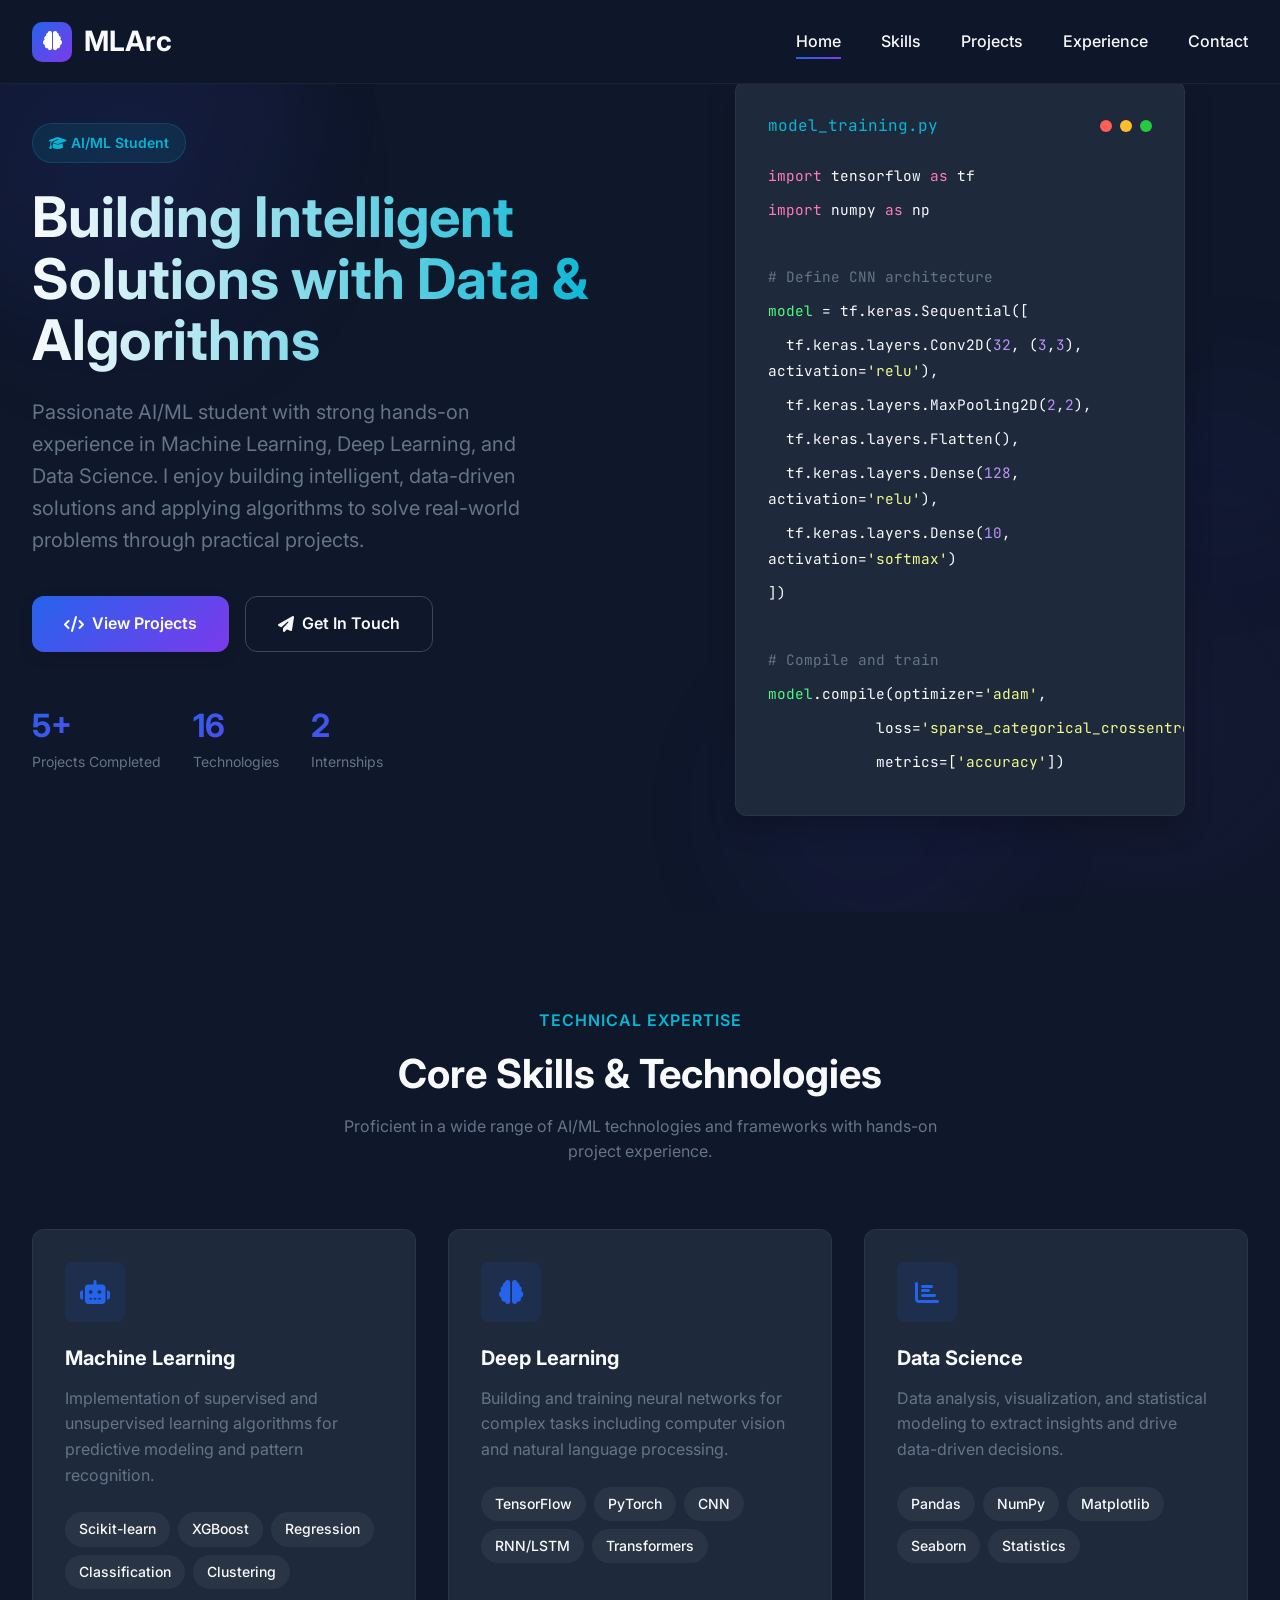
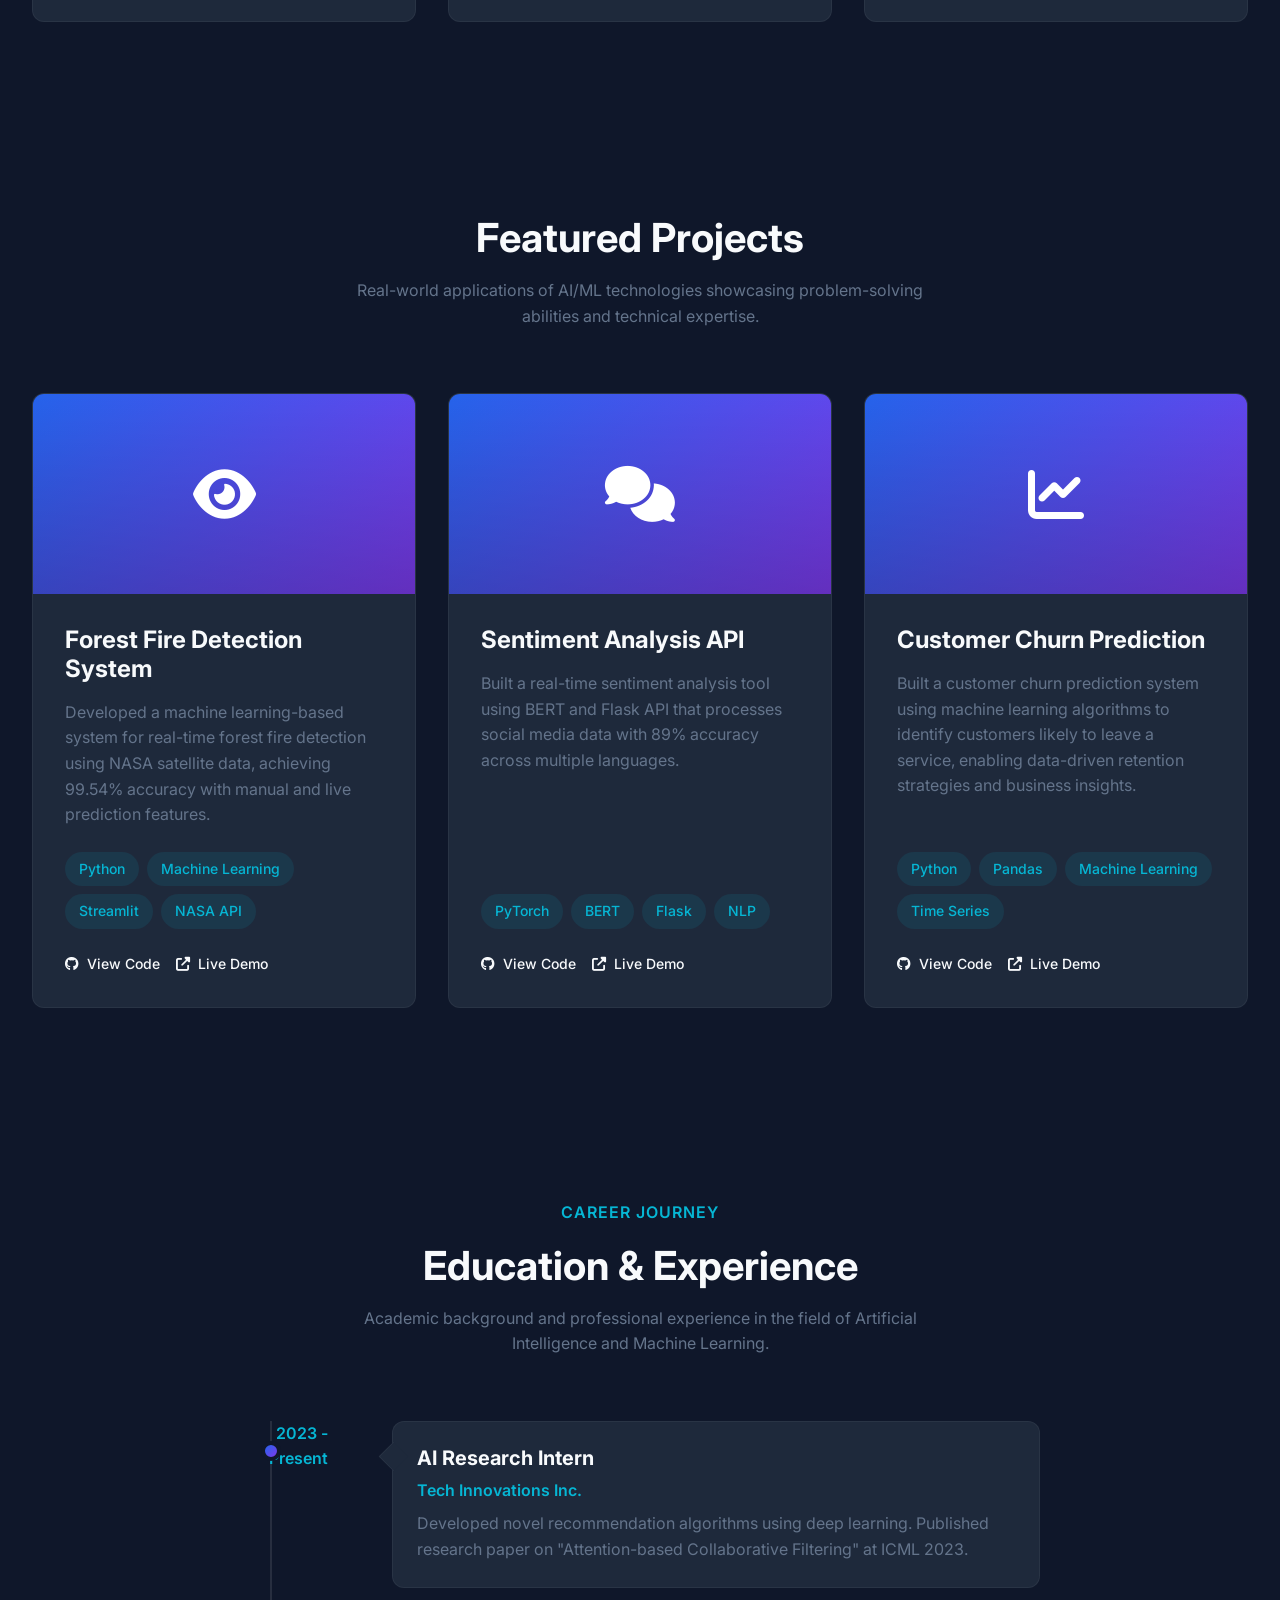
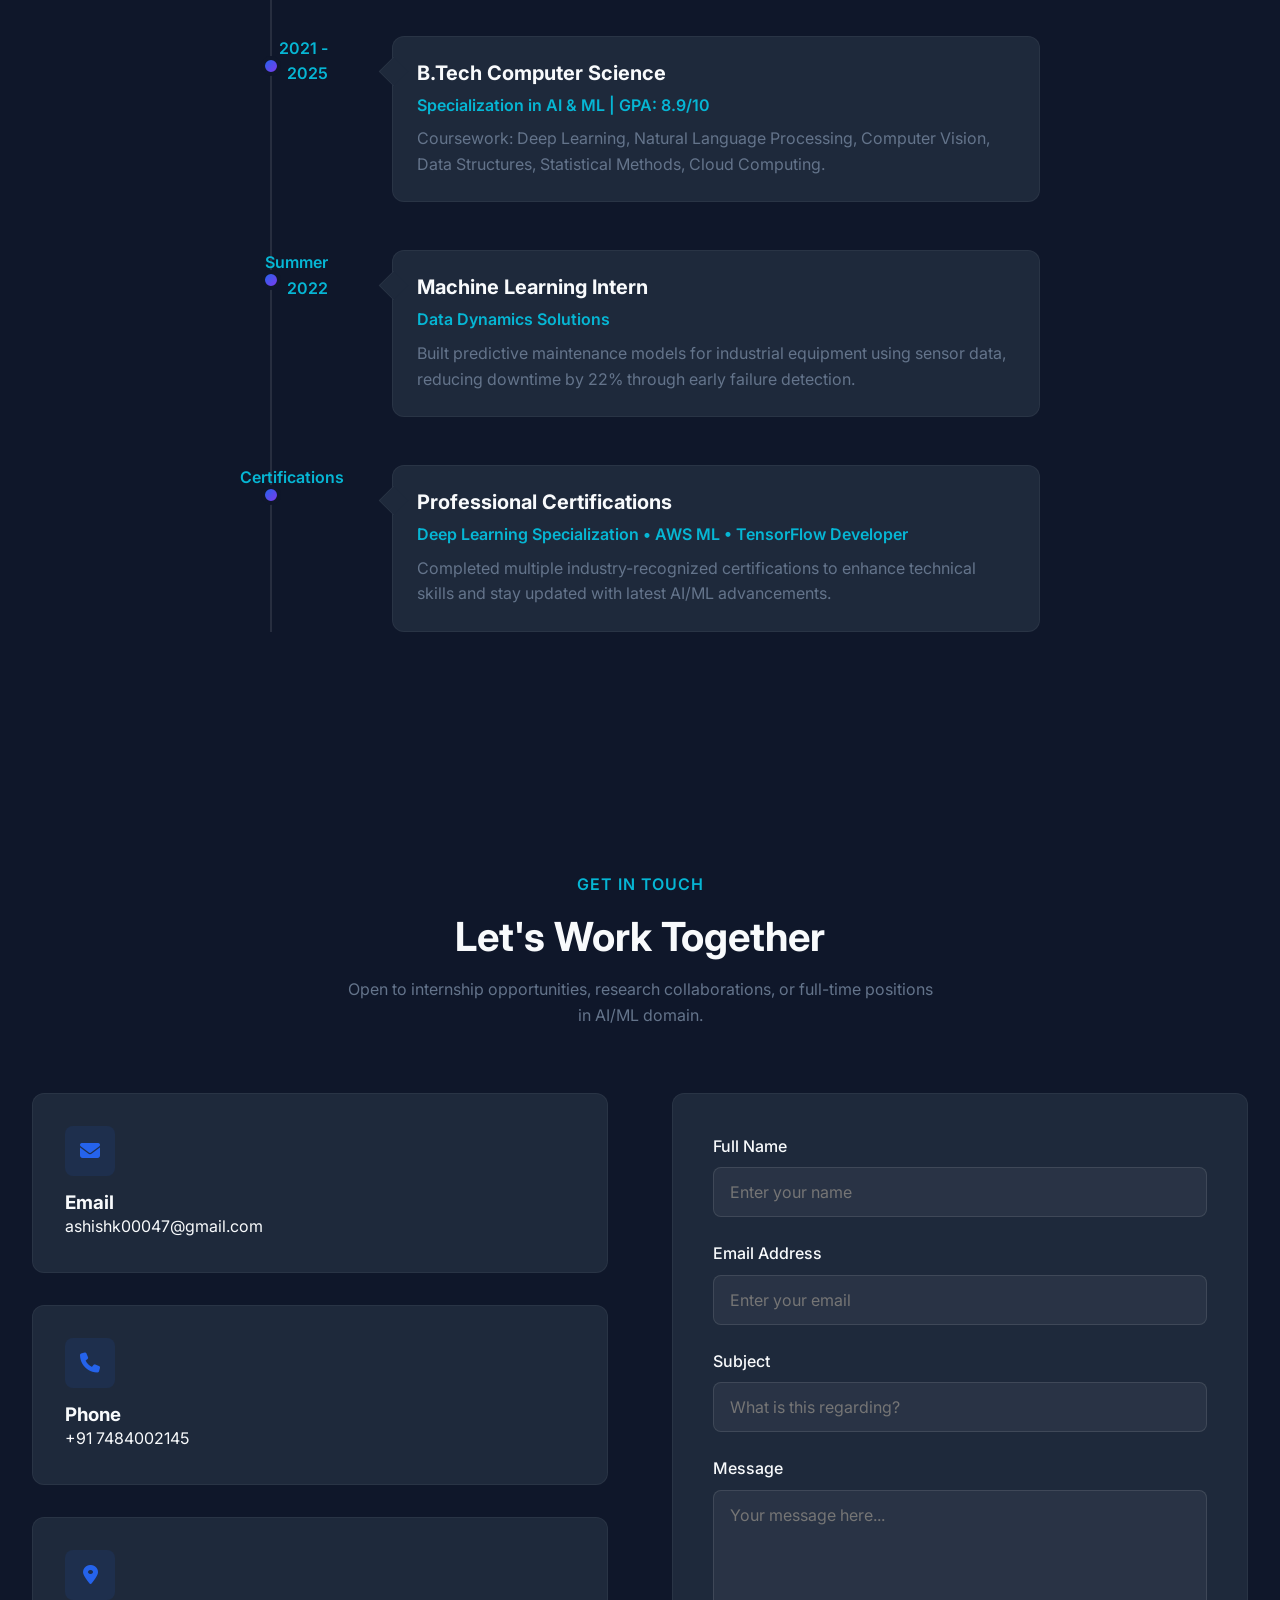
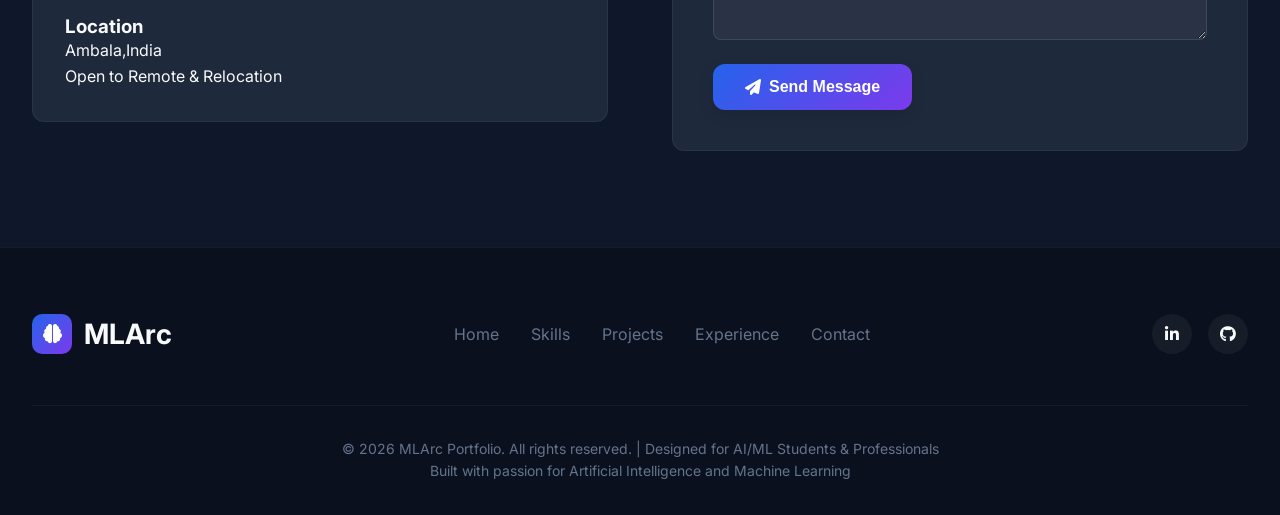
<file: index.html>
<!-- Line 10-13 mein yeh daalo -->
<link rel="stylesheet" href="https://cdnjs.cloudflare.com/ajax/libs/font-awesome/6.4.0/css/all.min.css">
<link href="https://fonts.googleapis.com/css2?family=Inter:wght@300;400;500;600;700&display=swap" rel="stylesheet">
<link rel="stylesheet" href="style.css">

<!DOCTYPE html>
<html lang="en">
<head>
    <meta charset="UTF-8">
    <meta name="viewport" content="width=device-width, initial-scale=1.0">
    <title>MLArc | AI/ML Student & Aspiring Data Scientist</title>
    
    <!-- External Links -->
    <link rel="stylesheet" href="https://cdnjs.cloudflare.com/ajax/libs/font-awesome/6.4.0/css/all.min.css">
    <link rel="stylesheet" href="https://cdn.jsdelivr.net/npm/bootstrap-icons@1.10.0/font/bootstrap-icons.css">
    <link href="https://fonts.googleapis.com/css2?family=Inter:wght@300;400;500;600;700&family=JetBrains+Mono:wght@300;400&display=swap" rel="stylesheet">
    
    <!-- Your CSS File -->
    <link rel="stylesheet" href="style.css">
</head>
<body>
    <!-- Header -->
    <header id="header">
        <div class="container header-content">
            <a href="#" class="logo">
                <div class="logo-icon">
                    <i class="fas fa-brain"></i>
                </div>
                MLArc
            </a>

            <button class="mobile-menu-btn" id="mobileMenuBtn">
                <i class="fas fa-bars"></i>
            </button>

            <nav id="mainNav">
                <ul>
                    <li><a href="#home" class="active">Home</a></li>
                    <li><a href="#skills">Skills</a></li>
                    <li><a href="#projects">Projects</a></li>
                    <li><a href="#experience">Experience</a></li>
                    <li><a href="#contact">Contact</a></li>
                </ul>
                <!-- <div class="nav-buttons">
                    <a href="#contact" class="btn btn-outline">Hire Me</a>
                </div> -->
            </nav>
        </div>
    </header>

    <!-- Hero Section -->
    <section id="home" class="hero">
        <div class="hero-bg">
            <div class="hero-bg-circle"></div>
            <div class="hero-bg-circle"></div>
            <div class="hero-bg-circle"></div>
        </div>
        <div class="container">
            <div class="hero-content">
                <div class="hero-text">
                    <div class="hero-badge">
                        <i class="fas fa-graduation-cap"></i> AI/ML Student
                    </div>
                    <h1 class="hero-title">Building Intelligent Solutions with Data & Algorithms</h1>
                    <p class="hero-subtitle">
                      Passionate AI/ML student with strong hands-on experience in Machine Learning, Deep Learning, and Data Science. I enjoy building intelligent, data-driven solutions and applying algorithms to solve real-world problems through practical projects.
                    </p>
                    <div class="hero-buttons">
                        <a href="#projects" class="btn btn-primary">
                            <i class="fas fa-code"></i> View Projects
                        </a>
                        <a href="#contact" class="btn btn-outline">
                            <i class="fas fa-paper-plane"></i> Get In Touch
                        </a>
                    </div>
                    <div class="hero-stats">
                        <div class="stat-item">
                            <div class="stat-number">5+</div>
                            <div class="stat-label">Projects Completed</div>
                        </div>
                        <div class="stat-item">
                            <div class="stat-number">16</div>
                            <div class="stat-label">Technologies</div>
                        </div>
                        <div class="stat-item">
                            <div class="stat-number">2</div>
                            <div class="stat-label">Internships</div>
                        </div>
                    </div>
                </div>
                <div class="hero-visual">
                    <div class="code-card">
                        <div class="code-header">
                            <div class="code-title">model_training.py</div>
                            <div class="code-dots">
                                <div class="dot red"></div>
                                <div class="dot yellow"></div>
                                <div class="dot green"></div>
                            </div>
                        </div>
                        <div class="code-content">
                            <div class="code-line"><span class="code-keyword">import</span> tensorflow <span class="code-keyword">as</span> tf</div>
                            <div class="code-line"><span class="code-keyword">import</span> numpy <span class="code-keyword">as</span> np</div>
                            <div class="code-line">&nbsp;</div>
                            <div class="code-line"><span class="code-comment"># Define CNN architecture</span></div>
                            <div class="code-line"><span class="code-function">model</span> = tf.keras.Sequential([</div>
                            <div class="code-line">&nbsp;&nbsp;tf.keras.layers.Conv2D(<span class="code-number">32</span>, (<span class="code-number">3</span>,<span class="code-number">3</span>), activation=<span class="code-string">'relu'</span>),</div>
                            <div class="code-line">&nbsp;&nbsp;tf.keras.layers.MaxPooling2D(<span class="code-number">2</span>,<span class="code-number">2</span>),</div>
                            <div class="code-line">&nbsp;&nbsp;tf.keras.layers.Flatten(),</div>
                            <div class="code-line">&nbsp;&nbsp;tf.keras.layers.Dense(<span class="code-number">128</span>, activation=<span class="code-string">'relu'</span>),</div>
                            <div class="code-line">&nbsp;&nbsp;tf.keras.layers.Dense(<span class="code-number">10</span>, activation=<span class="code-string">'softmax'</span>)</div>
                            <div class="code-line">])</div>
                            <div class="code-line">&nbsp;</div>
                            <div class="code-line"><span class="code-comment"># Compile and train</span></div>
                            <div class="code-line"><span class="code-function">model</span>.compile(optimizer=<span class="code-string">'adam'</span>,</div>
                            <div class="code-line">&nbsp;&nbsp;&nbsp;&nbsp;&nbsp;&nbsp;&nbsp;&nbsp;&nbsp;&nbsp;&nbsp;&nbsp;loss=<span class="code-string">'sparse_categorical_crossentropy'</span>,</div>
                            <div class="code-line">&nbsp;&nbsp;&nbsp;&nbsp;&nbsp;&nbsp;&nbsp;&nbsp;&nbsp;&nbsp;&nbsp;&nbsp;metrics=[<span class="code-string">'accuracy'</span>])</div>
                        </div>
                    </div>
                </div>
            </div>
        </div>
    </section>

    <!-- Skills Section -->
    <section id="skills">
        <div class="container">
            <div class="section-header fade-in">
                <div class="section-subtitle">Technical Expertise</div>
                <h2 class="section-title">Core Skills & Technologies</h2>
                <p class="section-desc">Proficient in a wide range of AI/ML technologies and frameworks with hands-on project experience.</p>
            </div>
            <div class="skills-grid">
                <div class="skill-card fade-in stagger-delay-1">
                    <div class="skill-icon">
                        <i class="fas fa-robot"></i>
                    </div>
                    <h3 class="skill-title">Machine Learning</h3>
                    <p class="skill-desc">Implementation of supervised and unsupervised learning algorithms for predictive modeling and pattern recognition.</p>
                    <div class="skill-tags">
                        <span class="skill-tag">Scikit-learn</span>
                        <span class="skill-tag">XGBoost</span>
                        <span class="skill-tag">Regression</span>
                        <span class="skill-tag">Classification</span>
                        <span class="skill-tag">Clustering</span>
                    </div>
                </div>
                
                <div class="skill-card fade-in stagger-delay-2">
                    <div class="skill-icon">
                        <i class="fas fa-brain"></i>
                    </div>
                    <h3 class="skill-title">Deep Learning</h3>
                    <p class="skill-desc">Building and training neural networks for complex tasks including computer vision and natural language processing.</p>
                    <div class="skill-tags">
                        <span class="skill-tag">TensorFlow</span>
                        <span class="skill-tag">PyTorch</span>
                        <span class="skill-tag">CNN</span>
                        <span class="skill-tag">RNN/LSTM</span>
                        <span class="skill-tag">Transformers</span>
                    </div>
                </div>
                
                <div class="skill-card fade-in stagger-delay-3">
                    <div class="skill-icon">
                        <i class="fas fa-chart-bar"></i>
                    </div>
                    <h3 class="skill-title">Data Science</h3>
                    <p class="skill-desc">Data analysis, visualization, and statistical modeling to extract insights and drive data-driven decisions.</p>
                    <div class="skill-tags">
                        <span class="skill-tag">Pandas</span>
                        <span class="skill-tag">NumPy</span>
                        <span class="skill-tag">Matplotlib</span>
                        <span class="skill-tag">Seaborn</span>
                        <span class="skill-tag">Statistics</span>
                    </div>
                </div>
            </div>
        </div>
    </section>

<!-- Projects Section -->
<!-- Projects Section -->
<section id="projects">
    <div class="container">
        <div class="section-header fade-in">
            
            <h2 class="section-title">Featured Projects</h2>
            <p class="section-desc">
                Real-world applications of AI/ML technologies showcasing problem-solving abilities and technical expertise.
            </p>
        </div>

        <div class="projects-grid">

            <!-- Project 1 -->
            <div class="project-card fade-in stagger-delay-1">
                <div class="project-header">
                    <div class="project-icon">
                        <i class="fas fa-eye"></i>
                    </div>
                </div>

                <div class="project-content">
                    <h3 class="project-title">Forest Fire Detection System</h3>
                    <p class="project-desc">
                        Developed a machine learning-based system for real-time forest fire detection using NASA satellite data, achieving 99.54% accuracy with manual and live prediction features.
                    </p>

                    <div class="project-tech">
                        <span class="tech-tag">Python</span>
                        <span class="tech-tag">Machine Learning</span>
                        <span class="tech-tag">Streamlit</span>
                        <span class="tech-tag">NASA API</span>
                    </div>

                    <div class="project-links">
                        <a href="https://github.com/ashislife/FOREST_FIRE_DETECTION" class="project-link" target="_blank">
                            <i class="fab fa-github"></i> View Code
                        </a>
                        <a href="https://forestfiredetection-2hwmas4wlmtjjis3rfafhe.streamlit.app/" class="project-link" target="_blank">
                            <i class="fas fa-external-link-alt"></i> Live Demo
                        </a>
                    </div>
                </div>
            </div>

            <!-- Project 2 -->
            <div class="project-card fade-in stagger-delay-2">
                <div class="project-header">
                    <div class="project-icon">
                        <i class="fas fa-comments"></i>
                    </div>
                </div>

                <div class="project-content">
                    <h3 class="project-title">Sentiment Analysis API</h3>
                    <p class="project-desc">
                        Built a real-time sentiment analysis tool using BERT and Flask API that processes social media data with 89% accuracy across multiple languages.
                    </p>

                    <div class="project-tech">
                        <span class="tech-tag">PyTorch</span>
                        <span class="tech-tag">BERT</span>
                        <span class="tech-tag">Flask</span>
                        <span class="tech-tag">NLP</span>
                    </div>

                    <div class="project-links">
                        <a href="#" class="project-link">
                            <i class="fab fa-github"></i> View Code
                        </a>
                        <a href="#" class="project-link">
                            <i class="fas fa-external-link-alt"></i> Live Demo
                        </a>
                    </div>
                </div>
            </div>

            <!-- Project 3 -->
            <div class="project-card fade-in stagger-delay-3">
                <div class="project-header">
                    <div class="project-icon">
                        <i class="fas fa-chart-line"></i>
                    </div>
                </div>

                <div class="project-content">
                    <h3 class="project-title">Customer Churn Prediction</h3>
                    <p class="project-desc">
                        Built a customer churn prediction system using machine learning algorithms to identify customers likely to leave a service, enabling data-driven retention strategies and business insights.
                    </p>

                    <div class="project-tech">
                        <span class="tech-tag">Python</span>
                        <span class="tech-tag">Pandas</span>
                        <span class="tech-tag">Machine Learning</span>
                        <span class="tech-tag">Time Series</span>
                    </div>

                    <div class="project-links">
                        <a href="https://github.com/ashislife/churn_prediction?tab=readme-ov-file" class="project-link">
                            <i class="fab fa-github"></i> View Code
                        </a>
                        <a href="https://churnprediction-iibdp4jj6qgqcnj4mmhngt.streamlit.app" class="project-link">
                            <i class="fas fa-external-link-alt"></i> Live Demo
                        </a>
                    </div>
                </div>
            </div>

        </div>
    </div>
</section>

    <!-- Experience Section -->
    <section id="experience">
        <div class="container">
            <div class="section-header fade-in">
                <div class="section-subtitle">Career Journey</div>
                <h2 class="section-title">Education & Experience</h2>
                <p class="section-desc">Academic background and professional experience in the field of Artificial Intelligence and Machine Learning.</p>
            </div>
            <div class="experience-timeline">
                <div class="timeline-item fade-in">
                    <div class="timeline-date">2023 - Present</div>
                    <div class="timeline-marker"></div>
                    <div class="timeline-content">
                        <h3 class="timeline-title">AI Research Intern</h3>
                        <div class="timeline-subtitle">Tech Innovations Inc.</div>
                        <p class="timeline-desc">Developed novel recommendation algorithms using deep learning. Published research paper on "Attention-based Collaborative Filtering" at ICML 2023.</p>
                    </div>
                </div>
                
                <div class="timeline-item fade-in stagger-delay-1">
                    <div class="timeline-date">2021 - 2025</div>
                    <div class="timeline-marker"></div>
                    <div class="timeline-content">
                        <h3 class="timeline-title">B.Tech Computer Science</h3>
                        <div class="timeline-subtitle">Specialization in AI & ML | GPA: 8.9/10</div>
                        <p class="timeline-desc">Coursework: Deep Learning, Natural Language Processing, Computer Vision, Data Structures, Statistical Methods, Cloud Computing.</p>
                    </div>
                </div>
                
                <div class="timeline-item fade-in stagger-delay-2">
                    <div class="timeline-date">Summer 2022</div>
                    <div class="timeline-marker"></div>
                    <div class="timeline-content">
                        <h3 class="timeline-title">Machine Learning Intern</h3>
                        <div class="timeline-subtitle">Data Dynamics Solutions</div>
                        <p class="timeline-desc">Built predictive maintenance models for industrial equipment using sensor data, reducing downtime by 22% through early failure detection.</p>
                    </div>
                </div>
                
                <div class="timeline-item fade-in stagger-delay-3">
                    <div class="timeline-date">Certifications</div>
                    <div class="timeline-marker"></div>
                    <div class="timeline-content">
                        <h3 class="timeline-title">Professional Certifications</h3>
                        <div class="timeline-subtitle">Deep Learning Specialization • AWS ML • TensorFlow Developer</div>
                        <p class="timeline-desc">Completed multiple industry-recognized certifications to enhance technical skills and stay updated with latest AI/ML advancements.</p>
                    </div>
                </div>
            </div>
        </div>
    </section>

    <!-- Contact Section -->
    <section id="contact">
        <div class="container">
            <div class="section-header fade-in">
                <div class="section-subtitle">Get In Touch</div>
                <h2 class="section-title">Let's Work Together</h2>
                <p class="section-desc">Open to internship opportunities, research collaborations, or full-time positions in AI/ML domain.</p>
            </div>
            <div class="contact-content">
                <div class="contact-info">
                    <div class="contact-card fade-in">
                        <div class="contact-icon">
                            <i class="fas fa-envelope"></i>
                        </div>
                        <h3>Email</h3>
                        <p>ashishk00047@gmail.com</p>
                    </div>
                    
                    <div class="contact-card fade-in stagger-delay-1">
                        <div class="contact-icon">
                            <i class="fas fa-phone"></i>
                        </div>
                        <h3>Phone</h3>
                        <p>+91 7484002145</p>
                    </div>
                    
                    <div class="contact-card fade-in stagger-delay-2">
                        <div class="contact-icon">
                            <i class="fas fa-map-marker-alt"></i>
                        </div>
                        <h3>Location</h3>
                        <p>Ambala,India</p>
                        <p>Open to Remote & Relocation</p>
                    </div>
                </div>
                
                <div class="contact-form fade-in stagger-delay-3">
                    <form id="contactForm">
                        <div class="form-group">
                            <label class="form-label">Full Name</label>
                            <input type="text" class="form-control" placeholder="Enter your name" required>
                        </div>
                        
                        <div class="form-group">
                            <label class="form-label">Email Address</label>
                            <input type="email" class="form-control" placeholder="Enter your email" required>
                        </div>
                        
                        <div class="form-group">
                            <label class="form-label">Subject</label>
                            <input type="text" class="form-control" placeholder="What is this regarding?" required>
                        </div>
                        
                        <div class="form-group">
                            <label class="form-label">Message</label>
                            <textarea class="form-control" placeholder="Your message here..." required></textarea>
                        </div>
                        
                        <button type="submit" class="btn btn-primary">
                            <i class="fas fa-paper-plane"></i> Send Message
                        </button>
                    </form>
                </div>
            </div>
        </div>
    </section>

    <!-- Footer -->
    <footer>
        <div class="container">
            <div class="footer-content">
                <div class="logo">
                    <div class="logo-icon">
                        <i class="fas fa-brain"></i>
                    </div>
                    MLArc
                </div>
                
                <div class="footer-links">
                    <a href="#home">Home</a>
                    <a href="#skills">Skills</a>
                    <a href="#projects">Projects</a>
                    <a href="#experience">Experience</a>
                    <a href="#contact">Contact</a>
                </div>
                
                <div class="footer-social">
                    <a href="https://www.linkedin.com/in/ashish-kumar-1427342b3" class="social-icon">
                        <i class="fab fa-linkedin-in"></i>
                    </a>
                    <a href="https://github.com/ashislife/ashislife" class="social-icon">
                        <i class="fab fa-github"></i>
                    </a>

                </div>
            </div>
            
            <div class="footer-bottom">
                <p>&copy; 2026 MLArc Portfolio. All rights reserved. | Designed for AI/ML Students & Professionals</p>
                <p>Built with passion for Artificial Intelligence and Machine Learning</p>
            </div>
        </div>
    </footer>

    <!-- JavaScript File -->
    <script src="script.js"></script>
</body>
</html>
</file>
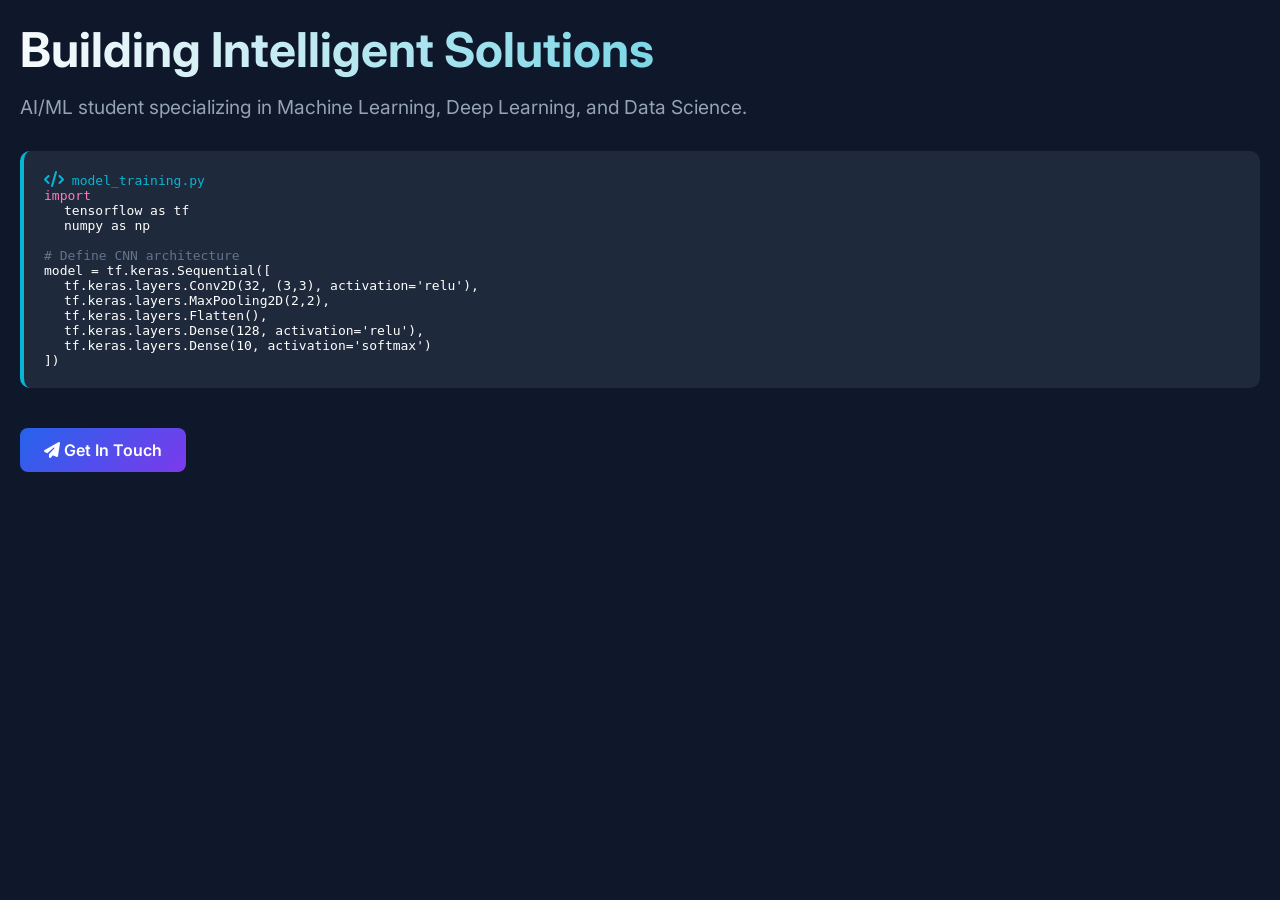
<file: fix.html>
<!DOCTYPE html>
<html lang="en">
<head>
    <meta charset="UTF-8">
    <meta name="viewport" content="width=device-width, initial-scale=1.0">
    <title>AIArc Portfolio</title>
    <link rel="stylesheet" href="https://cdnjs.cloudflare.com/ajax/libs/font-awesome/6.4.0/css/all.min.css">
    <link href="https://fonts.googleapis.com/css2?family=Inter:wght@300;400;500;600;700&display=swap" rel="stylesheet">
    <style>
        * { margin: 0; padding: 0; box-sizing: border-box; }
        body { font-family: 'Inter', sans-serif; background: #0f172a; color: white; padding: 20px; }
        h1 { font-size: 3rem; background: linear-gradient(to right, #f8fafc, #06b6d4); -webkit-background-clip: text; background-clip: text; color: transparent; margin-bottom: 1rem; }
        p { color: #94a3b8; font-size: 1.2rem; margin-bottom: 2rem; }
        .code { background: #1e293b; padding: 20px; border-radius: 10px; font-family: monospace; border-left: 4px solid #06b6d4; margin: 20px 0; }
        .btn { display: inline-block; background: linear-gradient(135deg, #2563eb, #7c3aed); color: white; padding: 12px 24px; border-radius: 8px; text-decoration: none; font-weight: 600; margin-top: 20px; }
    </style>
</head>
<body>
    <h1>Building Intelligent Solutions</h1>
    <p>AI/ML student specializing in Machine Learning, Deep Learning, and Data Science.</p>
    
    <div class="code">
        <div style="color: #06b6d4;"><i class="fas fa-code"></i> model_training.py</div>
        <div style="color: #ff79c6;">import</div>
        <div style="margin-left: 20px;">tensorflow as tf</div>
        <div style="margin-left: 20px;">numpy as np</div>
        <br>
        <div style="color: #64748b;"># Define CNN architecture</div>
        <div>model = tf.keras.Sequential([</div>
        <div style="margin-left: 20px;">tf.keras.layers.Conv2D(32, (3,3), activation='relu'),</div>
        <div style="margin-left: 20px;">tf.keras.layers.MaxPooling2D(2,2),</div>
        <div style="margin-left: 20px;">tf.keras.layers.Flatten(),</div>
        <div style="margin-left: 20px;">tf.keras.layers.Dense(128, activation='relu'),</div>
        <div style="margin-left: 20px;">tf.keras.layers.Dense(10, activation='softmax')</div>
        <div>])</div>
    </div>
    
    <a href="#contact" class="btn">
        <i class="fas fa-paper-plane"></i> Get In Touch
    </a>
</body>
</html>
</file>
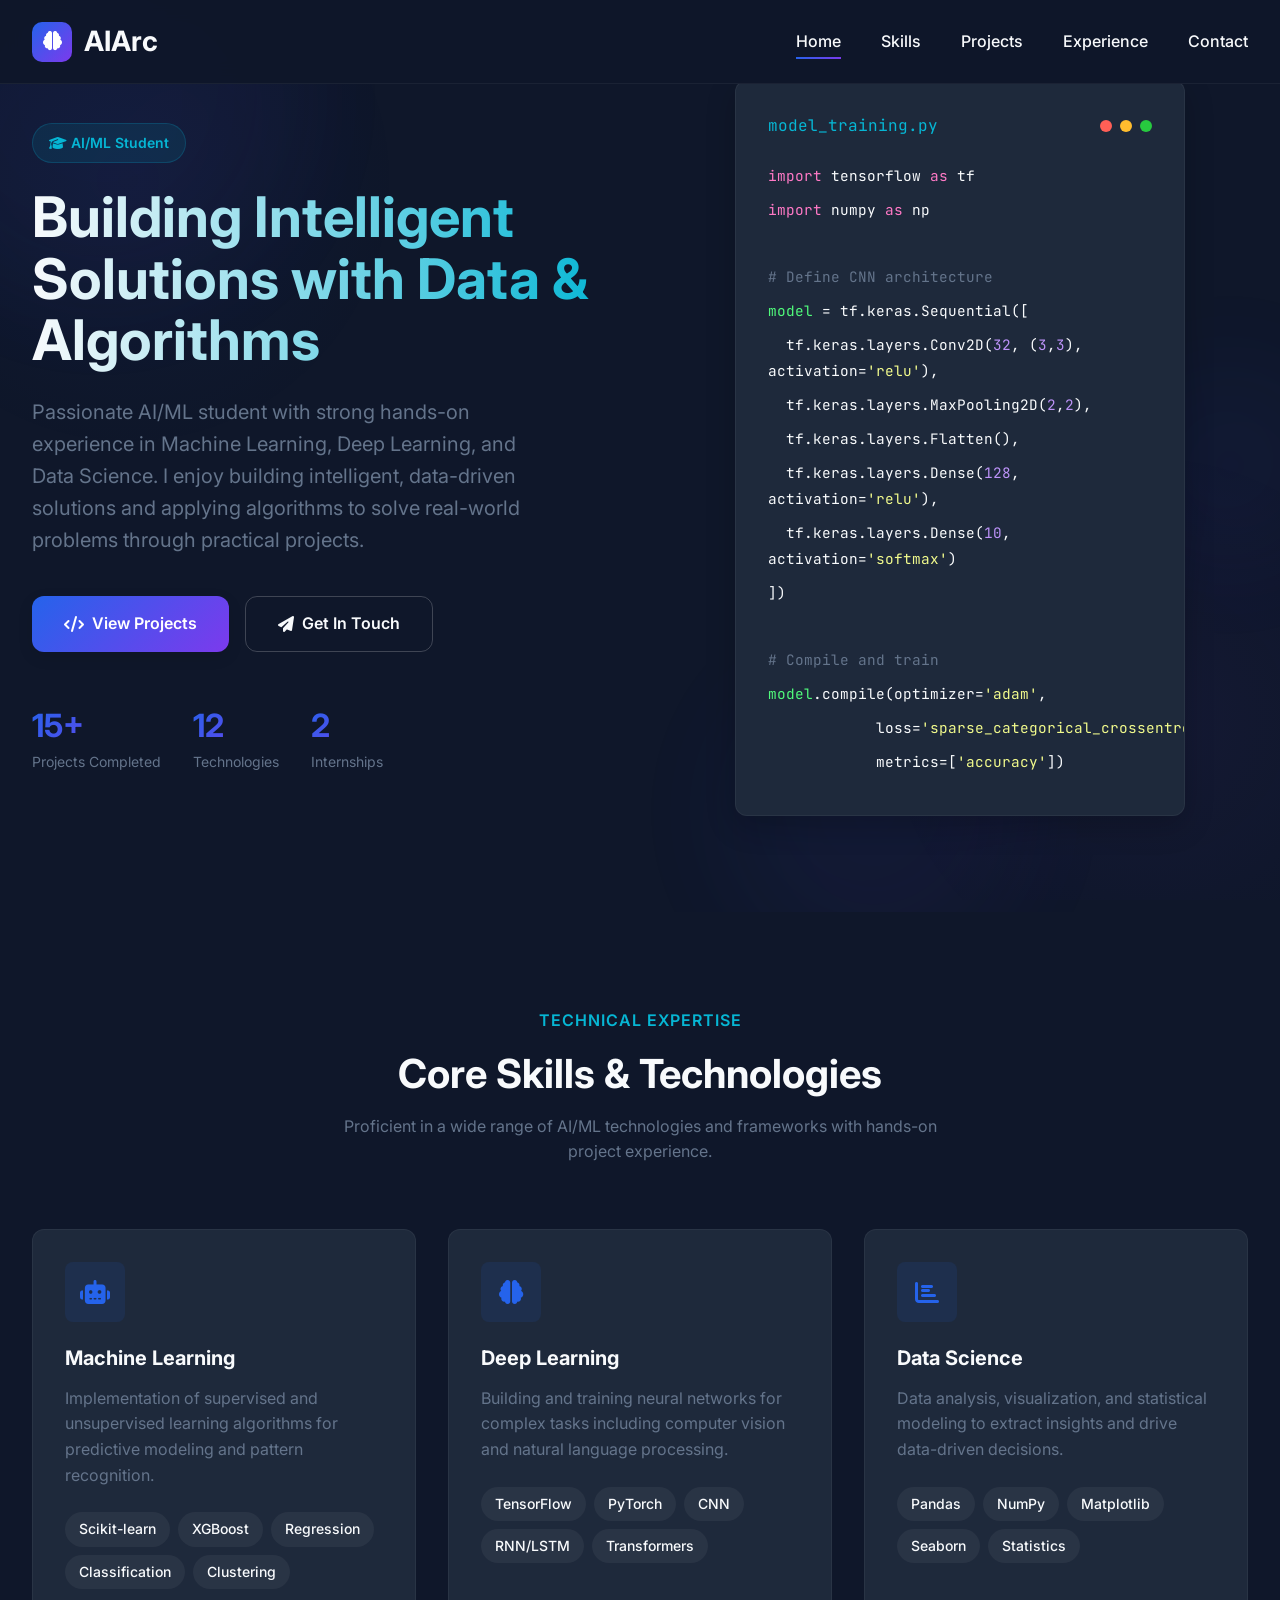
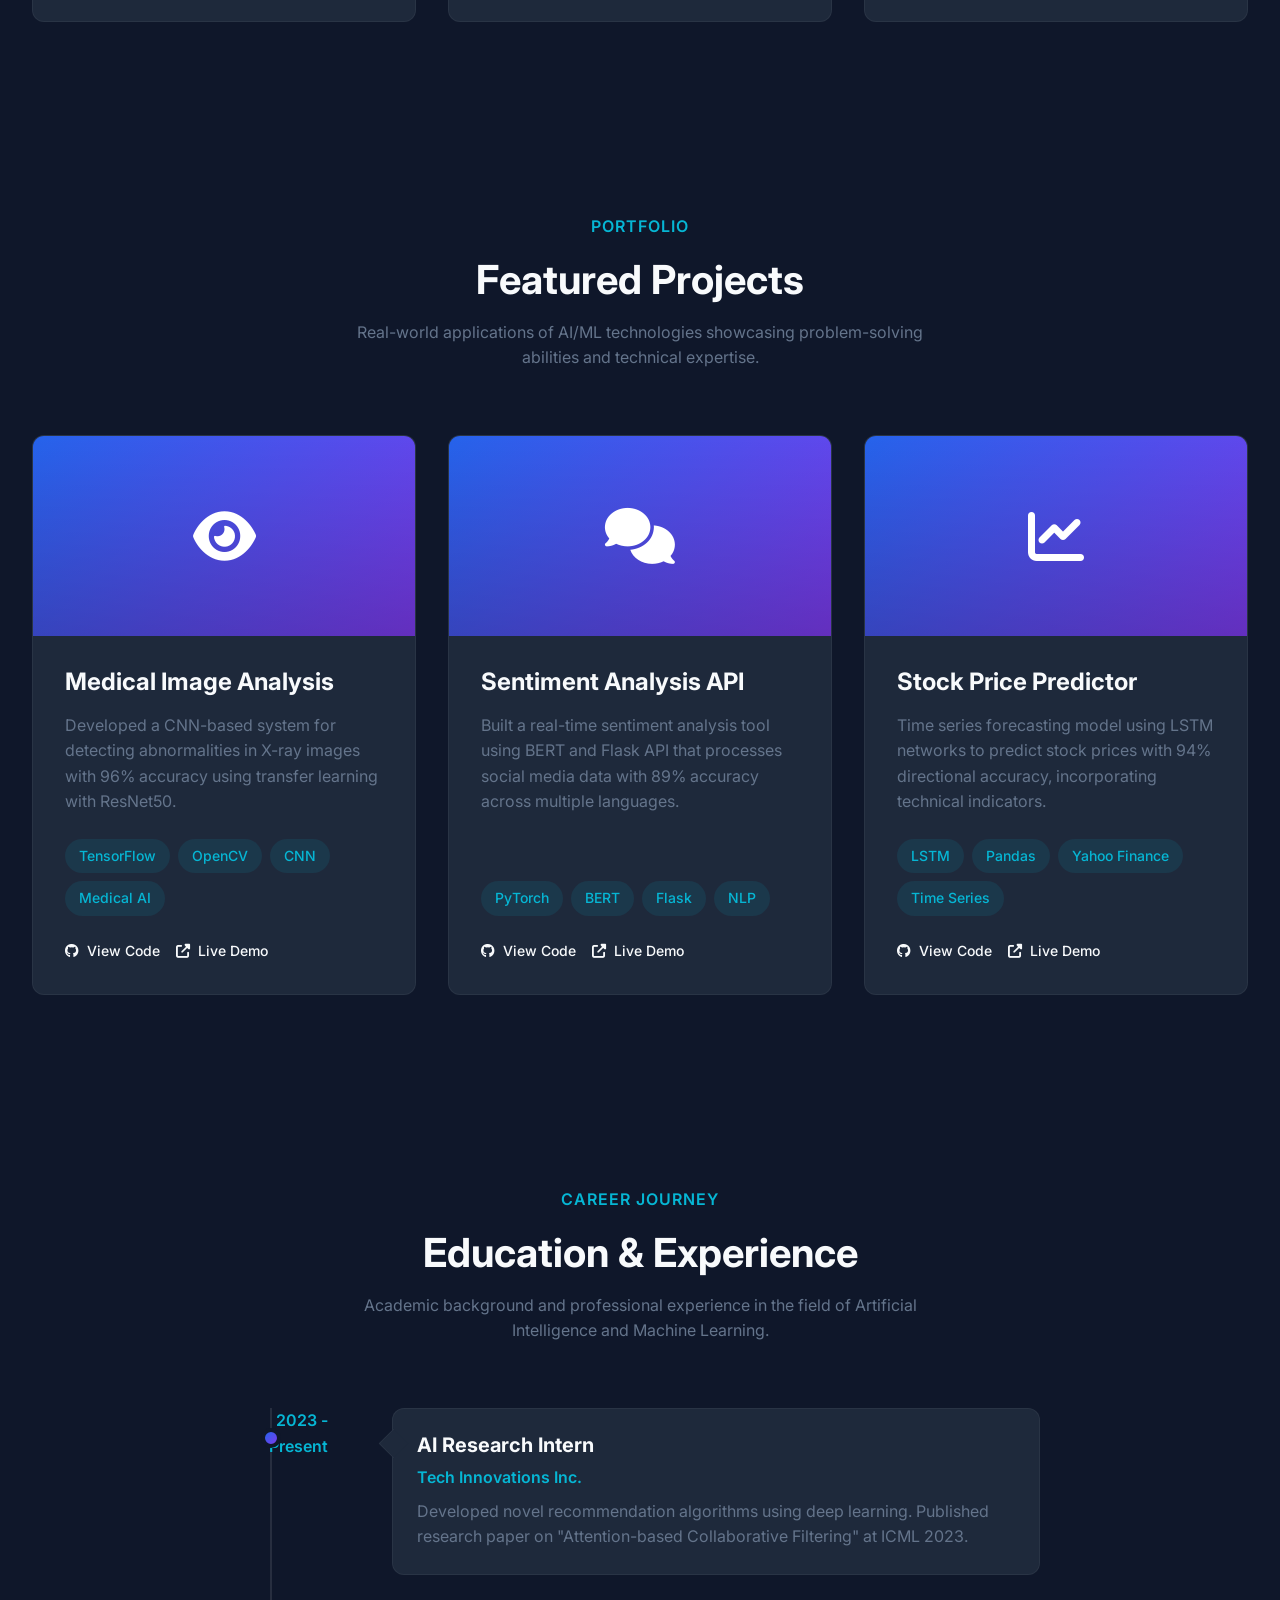
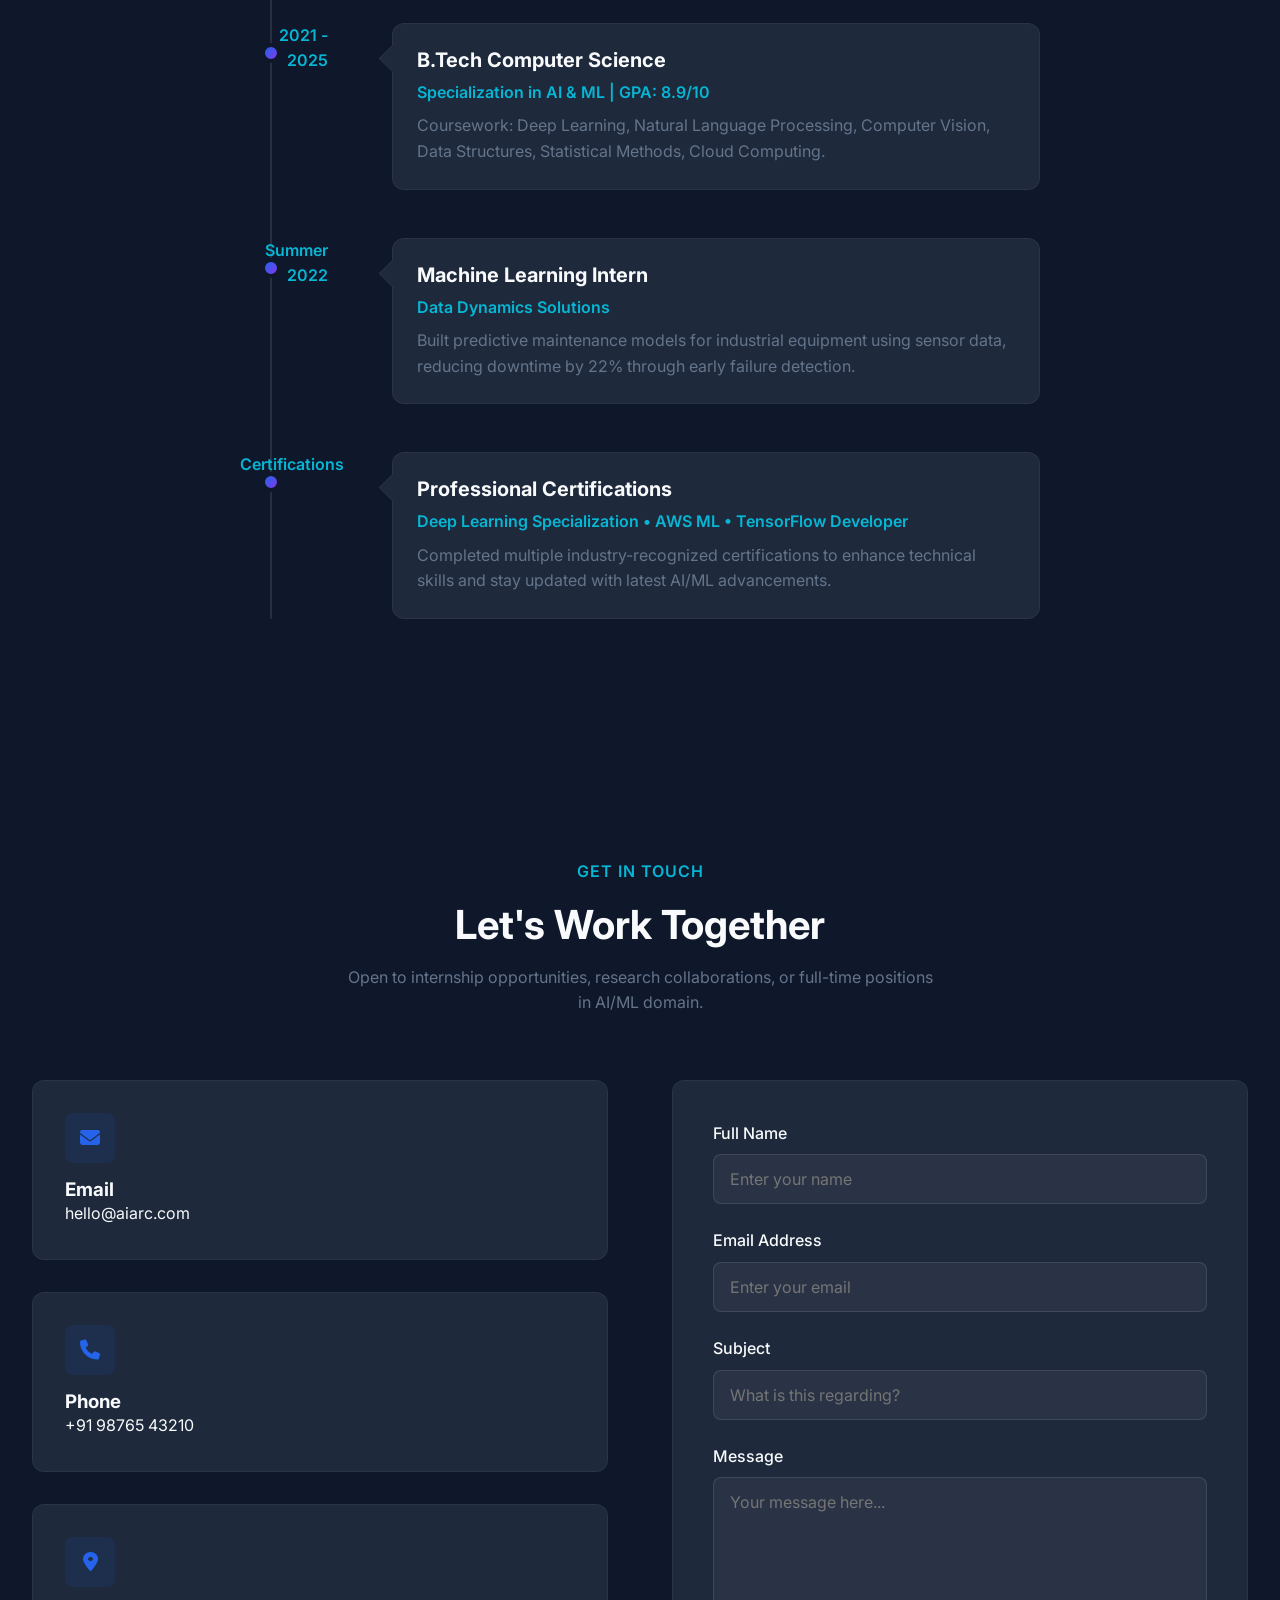
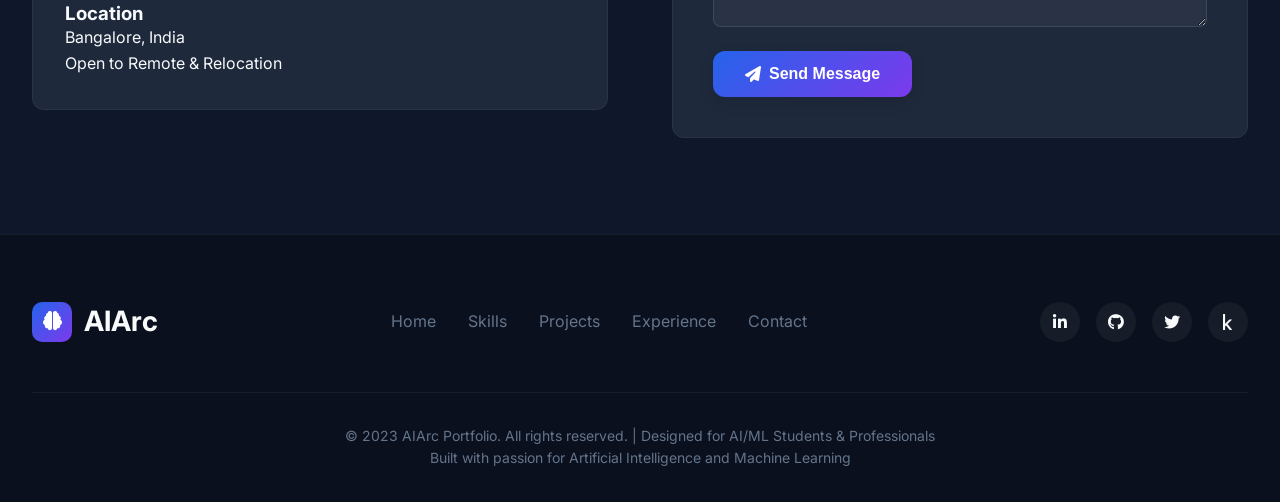
<file: portfolio.html>
<!-- Line 10-13 mein yeh daalo -->
<link rel="stylesheet" href="https://cdnjs.cloudflare.com/ajax/libs/font-awesome/6.4.0/css/all.min.css">
<link href="https://fonts.googleapis.com/css2?family=Inter:wght@300;400;500;600;700&display=swap" rel="stylesheet">
<link rel="stylesheet" href="style.css">

<!DOCTYPE html>
<html lang="en">
<head>
    <meta charset="UTF-8">
    <meta name="viewport" content="width=device-width, initial-scale=1.0">
    <title>AIArc | AI/ML Student & Aspiring Data Scientist</title>
    
    <!-- External Links -->
    <link rel="stylesheet" href="https://cdnjs.cloudflare.com/ajax/libs/font-awesome/6.4.0/css/all.min.css">
    <link rel="stylesheet" href="https://cdn.jsdelivr.net/npm/bootstrap-icons@1.10.0/font/bootstrap-icons.css">
    <link href="https://fonts.googleapis.com/css2?family=Inter:wght@300;400;500;600;700&family=JetBrains+Mono:wght@300;400&display=swap" rel="stylesheet">
    
    <!-- Your CSS File -->
    <link rel="stylesheet" href="style.css">
</head>
<body>
    <!-- Header -->
    <header id="header">
        <div class="container header-content">
            <a href="#" class="logo">
                <div class="logo-icon">
                    <i class="fas fa-brain"></i>
                </div>
                AIArc
            </a>

            <button class="mobile-menu-btn" id="mobileMenuBtn">
                <i class="fas fa-bars"></i>
            </button>

            <nav id="mainNav">
                <ul>
                    <li><a href="#home" class="active">Home</a></li>
                    <li><a href="#skills">Skills</a></li>
                    <li><a href="#projects">Projects</a></li>
                    <li><a href="#experience">Experience</a></li>
                    <li><a href="#contact">Contact</a></li>
                </ul>
                <!-- <div class="nav-buttons">
                    <a href="#contact" class="btn btn-outline">Hire Me</a>
                </div> -->
            </nav>
        </div>
    </header>

    <!-- Hero Section -->
    <section id="home" class="hero">
        <div class="hero-bg">
            <div class="hero-bg-circle"></div>
            <div class="hero-bg-circle"></div>
            <div class="hero-bg-circle"></div>
        </div>
        <div class="container">
            <div class="hero-content">
                <div class="hero-text">
                    <div class="hero-badge">
                        <i class="fas fa-graduation-cap"></i> AI/ML Student
                    </div>
                    <h1 class="hero-title">Building Intelligent Solutions with Data & Algorithms</h1>
                    <p class="hero-subtitle">
                      Passionate AI/ML student with strong hands-on experience in Machine Learning, Deep Learning, and Data Science. I enjoy building intelligent, data-driven solutions and applying algorithms to solve real-world problems through practical projects.
                    </p>
                    <div class="hero-buttons">
                        <a href="#projects" class="btn btn-primary">
                            <i class="fas fa-code"></i> View Projects
                        </a>
                        <a href="#contact" class="btn btn-outline">
                            <i class="fas fa-paper-plane"></i> Get In Touch
                        </a>
                    </div>
                    <div class="hero-stats">
                        <div class="stat-item">
                            <div class="stat-number">15+</div>
                            <div class="stat-label">Projects Completed</div>
                        </div>
                        <div class="stat-item">
                            <div class="stat-number">12</div>
                            <div class="stat-label">Technologies</div>
                        </div>
                        <div class="stat-item">
                            <div class="stat-number">2</div>
                            <div class="stat-label">Internships</div>
                        </div>
                    </div>
                </div>
                <div class="hero-visual">
                    <div class="code-card">
                        <div class="code-header">
                            <div class="code-title">model_training.py</div>
                            <div class="code-dots">
                                <div class="dot red"></div>
                                <div class="dot yellow"></div>
                                <div class="dot green"></div>
                            </div>
                        </div>
                        <div class="code-content">
                            <div class="code-line"><span class="code-keyword">import</span> tensorflow <span class="code-keyword">as</span> tf</div>
                            <div class="code-line"><span class="code-keyword">import</span> numpy <span class="code-keyword">as</span> np</div>
                            <div class="code-line">&nbsp;</div>
                            <div class="code-line"><span class="code-comment"># Define CNN architecture</span></div>
                            <div class="code-line"><span class="code-function">model</span> = tf.keras.Sequential([</div>
                            <div class="code-line">&nbsp;&nbsp;tf.keras.layers.Conv2D(<span class="code-number">32</span>, (<span class="code-number">3</span>,<span class="code-number">3</span>), activation=<span class="code-string">'relu'</span>),</div>
                            <div class="code-line">&nbsp;&nbsp;tf.keras.layers.MaxPooling2D(<span class="code-number">2</span>,<span class="code-number">2</span>),</div>
                            <div class="code-line">&nbsp;&nbsp;tf.keras.layers.Flatten(),</div>
                            <div class="code-line">&nbsp;&nbsp;tf.keras.layers.Dense(<span class="code-number">128</span>, activation=<span class="code-string">'relu'</span>),</div>
                            <div class="code-line">&nbsp;&nbsp;tf.keras.layers.Dense(<span class="code-number">10</span>, activation=<span class="code-string">'softmax'</span>)</div>
                            <div class="code-line">])</div>
                            <div class="code-line">&nbsp;</div>
                            <div class="code-line"><span class="code-comment"># Compile and train</span></div>
                            <div class="code-line"><span class="code-function">model</span>.compile(optimizer=<span class="code-string">'adam'</span>,</div>
                            <div class="code-line">&nbsp;&nbsp;&nbsp;&nbsp;&nbsp;&nbsp;&nbsp;&nbsp;&nbsp;&nbsp;&nbsp;&nbsp;loss=<span class="code-string">'sparse_categorical_crossentropy'</span>,</div>
                            <div class="code-line">&nbsp;&nbsp;&nbsp;&nbsp;&nbsp;&nbsp;&nbsp;&nbsp;&nbsp;&nbsp;&nbsp;&nbsp;metrics=[<span class="code-string">'accuracy'</span>])</div>
                        </div>
                    </div>
                </div>
            </div>
        </div>
    </section>

    <!-- Skills Section -->
    <section id="skills">
        <div class="container">
            <div class="section-header fade-in">
                <div class="section-subtitle">Technical Expertise</div>
                <h2 class="section-title">Core Skills & Technologies</h2>
                <p class="section-desc">Proficient in a wide range of AI/ML technologies and frameworks with hands-on project experience.</p>
            </div>
            <div class="skills-grid">
                <div class="skill-card fade-in stagger-delay-1">
                    <div class="skill-icon">
                        <i class="fas fa-robot"></i>
                    </div>
                    <h3 class="skill-title">Machine Learning</h3>
                    <p class="skill-desc">Implementation of supervised and unsupervised learning algorithms for predictive modeling and pattern recognition.</p>
                    <div class="skill-tags">
                        <span class="skill-tag">Scikit-learn</span>
                        <span class="skill-tag">XGBoost</span>
                        <span class="skill-tag">Regression</span>
                        <span class="skill-tag">Classification</span>
                        <span class="skill-tag">Clustering</span>
                    </div>
                </div>
                
                <div class="skill-card fade-in stagger-delay-2">
                    <div class="skill-icon">
                        <i class="fas fa-brain"></i>
                    </div>
                    <h3 class="skill-title">Deep Learning</h3>
                    <p class="skill-desc">Building and training neural networks for complex tasks including computer vision and natural language processing.</p>
                    <div class="skill-tags">
                        <span class="skill-tag">TensorFlow</span>
                        <span class="skill-tag">PyTorch</span>
                        <span class="skill-tag">CNN</span>
                        <span class="skill-tag">RNN/LSTM</span>
                        <span class="skill-tag">Transformers</span>
                    </div>
                </div>
                
                <div class="skill-card fade-in stagger-delay-3">
                    <div class="skill-icon">
                        <i class="fas fa-chart-bar"></i>
                    </div>
                    <h3 class="skill-title">Data Science</h3>
                    <p class="skill-desc">Data analysis, visualization, and statistical modeling to extract insights and drive data-driven decisions.</p>
                    <div class="skill-tags">
                        <span class="skill-tag">Pandas</span>
                        <span class="skill-tag">NumPy</span>
                        <span class="skill-tag">Matplotlib</span>
                        <span class="skill-tag">Seaborn</span>
                        <span class="skill-tag">Statistics</span>
                    </div>
                </div>
            </div>
        </div>
    </section>

    <!-- Projects Section -->
    <section id="projects">
        <div class="container">
            <div class="section-header fade-in">
                <div class="section-subtitle">Portfolio</div>
                <h2 class="section-title">Featured Projects</h2>
                <p class="section-desc">Real-world applications of AI/ML technologies showcasing problem-solving abilities and technical expertise.</p>
            </div>
            <div class="projects-grid">
                <div class="project-card fade-in stagger-delay-1">
                    <div class="project-header">
                        <div class="project-icon">
                            <i class="fas fa-eye"></i>
                        </div>
                    </div>
                    <div class="project-content">
                        <h3 class="project-title">Medical Image Analysis</h3>
                        <p class="project-desc">Developed a CNN-based system for detecting abnormalities in X-ray images with 96% accuracy using transfer learning with ResNet50.</p>
                        <div class="project-tech">
                            <span class="tech-tag">TensorFlow</span>
                            <span class="tech-tag">OpenCV</span>
                            <span class="tech-tag">CNN</span>
                            <span class="tech-tag">Medical AI</span>
                        </div>
                        <div class="project-links">
                            <a href="#" class="project-link">
                                <i class="fab fa-github"></i> View Code
                            </a>
                            <a href="#" class="project-link">
                                <i class="fas fa-external-link-alt"></i> Live Demo
                            </a>
                        </div>
                    </div>
                </div>
                
                <div class="project-card fade-in stagger-delay-2">
                    <div class="project-header">
                        <div class="project-icon">
                            <i class="fas fa-comments"></i>
                        </div>
                    </div>
                    <div class="project-content">
                        <h3 class="project-title">Sentiment Analysis API</h3>
                        <p class="project-desc">Built a real-time sentiment analysis tool using BERT and Flask API that processes social media data with 89% accuracy across multiple languages.</p>
                        <div class="project-tech">
                            <span class="tech-tag">PyTorch</span>
                            <span class="tech-tag">BERT</span>
                            <span class="tech-tag">Flask</span>
                            <span class="tech-tag">NLP</span>
                        </div>
                        <div class="project-links">
                            <a href="#" class="project-link">
                                <i class="fab fa-github"></i> View Code
                            </a>
                            <a href="#" class="project-link">
                                <i class="fas fa-external-link-alt"></i> Live Demo
                            </a>
                        </div>
                    </div>
                </div>
                
                <div class="project-card fade-in stagger-delay-3">
                    <div class="project-header">
                        <div class="project-icon">
                            <i class="fas fa-chart-line"></i>
                        </div>
                    </div>
                    <div class="project-content">
                        <h3 class="project-title">Stock Price Predictor</h3>
                        <p class="project-desc">Time series forecasting model using LSTM networks to predict stock prices with 94% directional accuracy, incorporating technical indicators.</p>
                        <div class="project-tech">
                            <span class="tech-tag">LSTM</span>
                            <span class="tech-tag">Pandas</span>
                            <span class="tech-tag">Yahoo Finance</span>
                            <span class="tech-tag">Time Series</span>
                        </div>
                        <div class="project-links">
                            <a href="#" class="project-link">
                                <i class="fab fa-github"></i> View Code
                            </a>
                            <a href="#" class="project-link">
                                <i class="fas fa-external-link-alt"></i> Live Demo
                            </a>
                        </div>
                    </div>
                </div>
            </div>
        </div>
    </section>

    <!-- Experience Section -->
    <section id="experience">
        <div class="container">
            <div class="section-header fade-in">
                <div class="section-subtitle">Career Journey</div>
                <h2 class="section-title">Education & Experience</h2>
                <p class="section-desc">Academic background and professional experience in the field of Artificial Intelligence and Machine Learning.</p>
            </div>
            <div class="experience-timeline">
                <div class="timeline-item fade-in">
                    <div class="timeline-date">2023 - Present</div>
                    <div class="timeline-marker"></div>
                    <div class="timeline-content">
                        <h3 class="timeline-title">AI Research Intern</h3>
                        <div class="timeline-subtitle">Tech Innovations Inc.</div>
                        <p class="timeline-desc">Developed novel recommendation algorithms using deep learning. Published research paper on "Attention-based Collaborative Filtering" at ICML 2023.</p>
                    </div>
                </div>
                
                <div class="timeline-item fade-in stagger-delay-1">
                    <div class="timeline-date">2021 - 2025</div>
                    <div class="timeline-marker"></div>
                    <div class="timeline-content">
                        <h3 class="timeline-title">B.Tech Computer Science</h3>
                        <div class="timeline-subtitle">Specialization in AI & ML | GPA: 8.9/10</div>
                        <p class="timeline-desc">Coursework: Deep Learning, Natural Language Processing, Computer Vision, Data Structures, Statistical Methods, Cloud Computing.</p>
                    </div>
                </div>
                
                <div class="timeline-item fade-in stagger-delay-2">
                    <div class="timeline-date">Summer 2022</div>
                    <div class="timeline-marker"></div>
                    <div class="timeline-content">
                        <h3 class="timeline-title">Machine Learning Intern</h3>
                        <div class="timeline-subtitle">Data Dynamics Solutions</div>
                        <p class="timeline-desc">Built predictive maintenance models for industrial equipment using sensor data, reducing downtime by 22% through early failure detection.</p>
                    </div>
                </div>
                
                <div class="timeline-item fade-in stagger-delay-3">
                    <div class="timeline-date">Certifications</div>
                    <div class="timeline-marker"></div>
                    <div class="timeline-content">
                        <h3 class="timeline-title">Professional Certifications</h3>
                        <div class="timeline-subtitle">Deep Learning Specialization • AWS ML • TensorFlow Developer</div>
                        <p class="timeline-desc">Completed multiple industry-recognized certifications to enhance technical skills and stay updated with latest AI/ML advancements.</p>
                    </div>
                </div>
            </div>
        </div>
    </section>

    <!-- Contact Section -->
    <section id="contact">
        <div class="container">
            <div class="section-header fade-in">
                <div class="section-subtitle">Get In Touch</div>
                <h2 class="section-title">Let's Work Together</h2>
                <p class="section-desc">Open to internship opportunities, research collaborations, or full-time positions in AI/ML domain.</p>
            </div>
            <div class="contact-content">
                <div class="contact-info">
                    <div class="contact-card fade-in">
                        <div class="contact-icon">
                            <i class="fas fa-envelope"></i>
                        </div>
                        <h3>Email</h3>
                        <p>hello@aiarc.com</p>
                    </div>
                    
                    <div class="contact-card fade-in stagger-delay-1">
                        <div class="contact-icon">
                            <i class="fas fa-phone"></i>
                        </div>
                        <h3>Phone</h3>
                        <p>+91 98765 43210</p>
                    </div>
                    
                    <div class="contact-card fade-in stagger-delay-2">
                        <div class="contact-icon">
                            <i class="fas fa-map-marker-alt"></i>
                        </div>
                        <h3>Location</h3>
                        <p>Bangalore, India</p>
                        <p>Open to Remote & Relocation</p>
                    </div>
                </div>
                
                <div class="contact-form fade-in stagger-delay-3">
                    <form id="contactForm">
                        <div class="form-group">
                            <label class="form-label">Full Name</label>
                            <input type="text" class="form-control" placeholder="Enter your name" required>
                        </div>
                        
                        <div class="form-group">
                            <label class="form-label">Email Address</label>
                            <input type="email" class="form-control" placeholder="Enter your email" required>
                        </div>
                        
                        <div class="form-group">
                            <label class="form-label">Subject</label>
                            <input type="text" class="form-control" placeholder="What is this regarding?" required>
                        </div>
                        
                        <div class="form-group">
                            <label class="form-label">Message</label>
                            <textarea class="form-control" placeholder="Your message here..." required></textarea>
                        </div>
                        
                        <button type="submit" class="btn btn-primary">
                            <i class="fas fa-paper-plane"></i> Send Message
                        </button>
                    </form>
                </div>
            </div>
        </div>
    </section>

    <!-- Footer -->
    <footer>
        <div class="container">
            <div class="footer-content">
                <div class="logo">
                    <div class="logo-icon">
                        <i class="fas fa-brain"></i>
                    </div>
                    AIArc
                </div>
                
                <div class="footer-links">
                    <a href="#home">Home</a>
                    <a href="#skills">Skills</a>
                    <a href="#projects">Projects</a>
                    <a href="#experience">Experience</a>
                    <a href="#contact">Contact</a>
                </div>
                
                <div class="footer-social">
                    <a href="#" class="social-icon">
                        <i class="fab fa-linkedin-in"></i>
                    </a>
                    <a href="#" class="social-icon">
                        <i class="fab fa-github"></i>
                    </a>
                    <a href="#" class="social-icon">
                        <i class="fab fa-twitter"></i>
                    </a>
                    <a href="#" class="social-icon">
                        <i class="fab fa-kaggle"></i>
                    </a>
                </div>
            </div>
            
            <div class="footer-bottom">
                <p>&copy; 2023 AIArc Portfolio. All rights reserved. | Designed for AI/ML Students & Professionals</p>
                <p>Built with passion for Artificial Intelligence and Machine Learning</p>
            </div>
        </div>
    </footer>

    <!-- JavaScript File -->
    <script src="script.js"></script>
</body>
</html>
</file>
<file: style.css>
:root {
    --primary: #2563eb;
    --primary-dark: #1d4ed8;
    --secondary: #7c3aed;
    --accent: #06b6d4;
    --dark: #0f172a;
    --dark-card: #1e293b;
    --light: #f8fafc;
    --gray: #64748b;
    --success: #10b981;
    --gradient: linear-gradient(135deg, var(--primary) 0%, var(--secondary) 100%);
    --gradient-accent: linear-gradient(135deg, var(--accent) 0%, var(--secondary) 100%);
    --shadow: 0 10px 30px rgba(0, 0, 0, 0.2);
    --shadow-light: 0 5px 15px rgba(0, 0, 0, 0.1);
    --transition: all 0.4s cubic-bezier(0.175, 0.885, 0.32, 1.1);
    --border-radius: 12px;
    --border-radius-sm: 8px;
}

* {
    margin: 0;
    padding: 0;
    box-sizing: border-box;
}

html {
    scroll-behavior: smooth;
}

body {
    font-family: 'Inter', sans-serif;
    background-color: var(--dark);
    color: var(--light);
    line-height: 1.6;
    overflow-x: hidden;
    position: relative;
}

body::before {
    content: '';
    position: fixed;
    top: 0;
    left: 0;
    width: 100%;
    height: 100%;
    background: 
        radial-gradient(circle at 10% 20%, rgba(37, 99, 235, 0.05) 0%, transparent 20%),
        radial-gradient(circle at 90% 80%, rgba(124, 58, 237, 0.05) 0%, transparent 20%);
    z-index: -1;
}

h1, h2, h3, h4, h5 {
    font-weight: 700;
    line-height: 1.2;
}

.container {
    width: 100%;
    max-width: 1280px;
    margin: 0 auto;
    padding: 0 2rem;
}

section {
    padding: 6rem 0;
    position: relative;
}

/* Header & Navigation */
header {
    position: fixed;
    top: 0;
    width: 100%;
    background-color: rgba(15, 23, 42, 0.95);
    backdrop-filter: blur(10px);
    z-index: 1000;
    padding: 1.2rem 0;
    border-bottom: 1px solid rgba(255, 255, 255, 0.05);
    transition: var(--transition);
}

.header-scrolled {
    padding: 0.8rem 0;
    box-shadow: var(--shadow);
}

.header-content {
    display: flex;
    justify-content: space-between;
    align-items: center;
}

.logo {
    display: flex;
    align-items: center;
    gap: 0.75rem;
    font-size: 1.75rem;
    font-weight: 700;
    text-decoration: none;
    color: var(--light);
}

.logo-icon {
    display: flex;
    align-items: center;
    justify-content: center;
    width: 40px;
    height: 40px;
    background: var(--gradient);
    border-radius: 10px;
    color: white;
    font-size: 1.2rem;
}

nav ul {
    display: flex;
    list-style: none;
    gap: 2.5rem;
}

nav ul li a {
    color: var(--light);
    text-decoration: none;
    font-weight: 500;
    font-size: 1rem;
    position: relative;
    padding: 0.5rem 0;
    transition: var(--transition);
}

nav ul li a::after {
    content: '';
    position: absolute;
    bottom: 0;
    left: 0;
    width: 0;
    height: 2px;
    background: var(--gradient);
    transition: var(--transition);
}

nav ul li a:hover::after,
nav ul li a.active::after {
    width: 100%;
}

.nav-buttons {
    display: flex;
    align-items: center;
    gap: 1rem;
}

.mobile-menu-btn {
    display: none;
    background: none;
    border: none;
    color: var(--light);
    font-size: 1.5rem;
    cursor: pointer;
    z-index: 1001;
}

/* Hero Section */
.hero {
    min-height: 100vh;
    display: flex;
    align-items: center;
    padding-top: 80px;
    position: relative;
    overflow: hidden;
}

.hero-bg {
    position: absolute;
    top: 0;
    left: 0;
    width: 100%;
    height: 100%;
    z-index: -1;
    opacity: 0.4;
}

.hero-bg-circle {
    position: absolute;
    border-radius: 50%;
    background: var(--gradient);
    filter: blur(60px);
    opacity: 0.15;
    animation: float 25s infinite ease-in-out;
}

.hero-bg-circle:nth-child(1) {
    width: 400px;
    height: 400px;
    top: -100px;
    left: -100px;
    animation-delay: 0s;
}

.hero-bg-circle:nth-child(2) {
    width: 300px;
    height: 300px;
    bottom: -50px;
    right: 20%;
    animation-delay: 5s;
}

.hero-bg-circle:nth-child(3) {
    width: 200px;
    height: 200px;
    top: 40%;
    right: -50px;
    animation-delay: 10s;
}

@keyframes float {
    0%, 100% { transform: translateY(0) rotate(0deg); }
    33% { transform: translateY(-30px) rotate(120deg); }
    66% { transform: translateY(20px) rotate(240deg); }
}

.hero-content {
    display: grid;
    grid-template-columns: 1fr 1fr;
    gap: 4rem;
    align-items: center;
}

.hero-text {
    position: relative;
}

.hero-badge {
    display: inline-block;
    background: rgba(6, 182, 212, 0.1);
    color: var(--accent);
    padding: 0.5rem 1rem;
    border-radius: 50px;
    font-size: 0.875rem;
    font-weight: 600;
    margin-bottom: 1.5rem;
    border: 1px solid rgba(6, 182, 212, 0.2);
}

.hero-title {
    font-size: 3.5rem;
    margin-bottom: 1.5rem;
    background: linear-gradient(to right, #f8fafc, var(--accent));
    -webkit-background-clip: text;
    background-clip: text;
    color: transparent;
    line-height: 1.1;
}

.hero-subtitle {
    font-size: 1.25rem;
    color: var(--gray);
    margin-bottom: 2.5rem;
    max-width: 90%;
}

.hero-buttons {
    display: flex;
    gap: 1rem;
    margin-bottom: 3rem;
}

.btn {
    display: inline-flex;
    align-items: center;
    justify-content: center;
    gap: 0.5rem;
    padding: 0.875rem 2rem;
    border-radius: var(--border-radius);
    font-weight: 600;
    text-decoration: none;
    transition: var(--transition);
    cursor: pointer;
    border: none;
    font-size: 1rem;
}

.btn-primary {
    background: var(--gradient);
    color: white;
    box-shadow: var(--shadow-light);
}

.btn-primary:hover {
    transform: translateY(-3px);
    box-shadow: 0 15px 30px rgba(37, 99, 235, 0.3);
}

.btn-outline {
    background: transparent;
    color: var(--light);
    border: 1px solid rgba(255, 255, 255, 0.2);
}

.btn-outline:hover {
    background: rgba(255, 255, 255, 0.05);
    border-color: var(--accent);
    transform: translateY(-3px);
}

.hero-stats {
    display: flex;
    gap: 2rem;
}

.stat-item {
    display: flex;
    flex-direction: column;
}

.stat-number {
    font-size: 2rem;
    font-weight: 700;
    background: var(--gradient);
    -webkit-background-clip: text;
    background-clip: text;
    color: transparent;
}

.stat-label {
    font-size: 0.875rem;
    color: var(--gray);
}

.hero-visual {
    position: relative;
    display: flex;
    justify-content: center;
    align-items: center;
}

.code-card {
    background: var(--dark-card);
    border-radius: var(--border-radius);
    padding: 2rem;
    width: 100%;
    max-width: 450px;
    box-shadow: var(--shadow);
    border: 1px solid rgba(255, 255, 255, 0.05);
    overflow: hidden;
}

.code-header {
    display: flex;
    justify-content: space-between;
    align-items: center;
    margin-bottom: 1.5rem;
}

.code-title {
    font-family: 'JetBrains Mono', monospace;
    font-size: 1rem;
    color: var(--accent);
}

.code-dots {
    display: flex;
    gap: 0.5rem;
}

.dot {
    width: 12px;
    height: 12px;
    border-radius: 50%;
}

.dot.red { background: #ff5f56; }
.dot.yellow { background: #ffbd2e; }
.dot.green { background: #27ca3f; }

.code-content {
    font-family: 'JetBrains Mono', monospace;
    font-size: 0.9rem;
    line-height: 1.8;
}

.code-line {
    margin-bottom: 0.5rem;
}

.code-keyword {
    color: #ff79c6;
}

.code-function {
    color: #50fa7b;
}

.code-string {
    color: #f1fa8c;
}

.code-comment {
    color: var(--gray);
}

.code-number {
    color: #bd93f9;
}

/* Section Headers */
.section-header {
    text-align: center;
    margin-bottom: 4rem;
}

.section-subtitle {
    display: inline-block;
    color: var(--accent);
    font-weight: 600;
    margin-bottom: 1rem;
    font-size: 1rem;
    text-transform: uppercase;
    letter-spacing: 1px;
}

.section-title {
    font-size: 2.5rem;
    margin-bottom: 1rem;
}

.section-desc {
    color: var(--gray);
    max-width: 600px;
    margin: 0 auto;
}

/* Skills Section */
.skills-grid {
    display: grid;
    grid-template-columns: repeat(auto-fill, minmax(300px, 1fr));
    gap: 2rem;
}

.skill-card {
    background: var(--dark-card);
    border-radius: var(--border-radius);
    padding: 2rem;
    transition: var(--transition);
    border: 1px solid rgba(255, 255, 255, 0.05);
}

.skill-card:hover {
    transform: translateY(-10px);
    border-color: rgba(37, 99, 235, 0.3);
    box-shadow: var(--shadow);
}

.skill-icon {
    display: inline-flex;
    align-items: center;
    justify-content: center;
    width: 60px;
    height: 60px;
    background: rgba(37, 99, 235, 0.1);
    border-radius: var(--border-radius-sm);
    margin-bottom: 1.5rem;
    color: var(--primary);
    font-size: 1.5rem;
}

.skill-title {
    font-size: 1.25rem;
    margin-bottom: 1rem;
}

.skill-desc {
    color: var(--gray);
    margin-bottom: 1.5rem;
}

.skill-tags {
    display: flex;
    flex-wrap: wrap;
    gap: 0.5rem;
}

.skill-tag {
    background: rgba(255, 255, 255, 0.05);
    color: var(--light);
    padding: 0.375rem 0.875rem;
    border-radius: 50px;
    font-size: 0.875rem;
    font-weight: 500;
}

/* Projects Section */
.projects-grid {
    display: grid;
    grid-template-columns: repeat(auto-fill, minmax(350px, 1fr));
    gap: 2rem;
}

.project-card {
    background: var(--dark-card);
    border-radius: var(--border-radius);
    overflow: hidden;
    transition: var(--transition);
    border: 1px solid rgba(255, 255, 255, 0.05);
    height: 100%;
    display: flex;
    flex-direction: column;
}

.project-card:hover {
    transform: translateY(-10px);
    box-shadow: var(--shadow);
    border-color: rgba(37, 99, 235, 0.3);
}

.project-header {
    height: 200px;
    background: var(--gradient);
    display: flex;
    align-items: center;
    justify-content: center;
    position: relative;
    overflow: hidden;
}

.project-header::after {
    content: '';
    position: absolute;
    top: 0;
    left: 0;
    width: 100%;
    height: 100%;
    background: linear-gradient(to bottom, transparent, rgba(0, 0, 0, 0.2));
}

.project-icon {
    font-size: 3.5rem;
    color: white;
    z-index: 1;
}

.project-content {
    padding: 2rem;
    flex-grow: 1;
    display: flex;
    flex-direction: column;
}

.project-title {
    font-size: 1.5rem;
    margin-bottom: 1rem;
}

.project-desc {
    color: var(--gray);
    margin-bottom: 1.5rem;
    flex-grow: 1;
}

.project-tech {
    display: flex;
    flex-wrap: wrap;
    gap: 0.5rem;
    margin-bottom: 1.5rem;
}

.tech-tag {
    background: rgba(6, 182, 212, 0.1);
    color: var(--accent);
    padding: 0.375rem 0.875rem;
    border-radius: 50px;
    font-size: 0.875rem;
    font-weight: 500;
}

.project-links {
    display: flex;
    gap: 1rem;
    margin-top: auto;
}

.project-link {
    display: inline-flex;
    align-items: center;
    gap: 0.5rem;
    color: var(--light);
    text-decoration: none;
    font-weight: 500;
    font-size: 0.875rem;
    transition: var(--transition);
}

.project-link:hover {
    color: var(--accent);
}

/* Experience Section */
.experience-timeline {
    position: relative;
    max-width: 800px;
    margin: 0 auto;
}

.experience-timeline::before {
    content: '';
    position: absolute;
    left: 30px;
    top: 0;
    bottom: 0;
    width: 2px;
    background: rgba(255, 255, 255, 0.1);
}

.timeline-item {
    display: flex;
    margin-bottom: 3rem;
    position: relative;
}

.timeline-date {
    min-width: 120px;
    padding-right: 2rem;
    text-align: right;
    font-weight: 600;
    color: var(--accent);
}

.timeline-content {
    background: var(--dark-card);
    border-radius: var(--border-radius);
    padding: 1.5rem;
    flex-grow: 1;
    border: 1px solid rgba(255, 255, 255, 0.05);
    margin-left: 2rem;
    position: relative;
}

.timeline-content::before {
    content: '';
    position: absolute;
    left: -10px;
    top: 24px;
    width: 20px;
    height: 20px;
    background: var(--dark-card);
    transform: rotate(45deg);
    border-left: 1px solid rgba(255, 255, 255, 0.05);
    border-bottom: 1px solid rgba(255, 255, 255, 0.05);
}

.timeline-marker {
    position: absolute;
    left: 21px;
    top: 20px;
    width: 20px;
    height: 20px;
    border-radius: 50%;
    background: var(--gradient);
    z-index: 1;
    border: 4px solid var(--dark);
}

.timeline-title {
    font-size: 1.25rem;
    margin-bottom: 0.5rem;
}

.timeline-subtitle {
    color: var(--accent);
    font-weight: 600;
    margin-bottom: 0.5rem;
}

.timeline-desc {
    color: var(--gray);
}

/* Contact Section */
.contact-content {
    display: grid;
    grid-template-columns: 1fr 1fr;
    gap: 4rem;
    align-items: start;
}

.contact-info {
    display: flex;
    flex-direction: column;
    gap: 2rem;
}

.contact-card {
    background: var(--dark-card);
    border-radius: var(--border-radius);
    padding: 2rem;
    border: 1px solid rgba(255, 255, 255, 0.05);
    transition: var(--transition);
}

.contact-card:hover {
    border-color: rgba(37, 99, 235, 0.3);
    transform: translateY(-5px);
}

.contact-icon {
    display: inline-flex;
    align-items: center;
    justify-content: center;
    width: 50px;
    height: 50px;
    background: rgba(37, 99, 235, 0.1);
    border-radius: var(--border-radius-sm);
    margin-bottom: 1rem;
    color: var(--primary);
    font-size: 1.25rem;
}

.contact-form {
    background: var(--dark-card);
    border-radius: var(--border-radius);
    padding: 2.5rem;
    border: 1px solid rgba(255, 255, 255, 0.05);
}

.form-group {
    margin-bottom: 1.5rem;
}

.form-label {
    display: block;
    margin-bottom: 0.5rem;
    font-weight: 500;
}

.form-control {
    width: 100%;
    padding: 0.875rem 1rem;
    background: rgba(255, 255, 255, 0.05);
    border: 1px solid rgba(255, 255, 255, 0.1);
    border-radius: var(--border-radius-sm);
    color: var(--light);
    font-family: 'Inter', sans-serif;
    font-size: 1rem;
    transition: var(--transition);
}

.form-control:focus {
    outline: none;
    border-color: var(--primary);
    background: rgba(37, 99, 235, 0.05);
}

textarea.form-control {
    min-height: 150px;
    resize: vertical;
}

/* Footer */
footer {
    background: rgba(0, 0, 0, 0.3);
    padding: 4rem 0 2rem;
    border-top: 1px solid rgba(255, 255, 255, 0.05);
}

.footer-content {
    display: flex;
    justify-content: space-between;
    align-items: center;
    margin-bottom: 3rem;
}

.footer-links {
    display: flex;
    gap: 2rem;
}

.footer-links a {
    color: var(--gray);
    text-decoration: none;
    transition: var(--transition);
}

.footer-links a:hover {
    color: var(--accent);
}

.footer-social {
    display: flex;
    gap: 1rem;
}

.social-icon {
    display: inline-flex;
    align-items: center;
    justify-content: center;
    width: 40px;
    height: 40px;
    background: rgba(255, 255, 255, 0.05);
    border-radius: 50%;
    color: var(--light);
    text-decoration: none;
    transition: var(--transition);
}

.social-icon:hover {
    background: var(--gradient);
    transform: translateY(-3px);
}

.footer-bottom {
    text-align: center;
    padding-top: 2rem;
    border-top: 1px solid rgba(255, 255, 255, 0.05);
    color: var(--gray);
    font-size: 0.875rem;
}

/* Responsive Design */
@media (max-width: 1024px) {
    .hero-content {
        grid-template-columns: 1fr;
        text-align: center;
    }

    .hero-stats {
        justify-content: center;
    }

    .contact-content {
        grid-template-columns: 1fr;
    }
}

@media (max-width: 768px) {
    .container {
        padding: 0 1.5rem;
    }

    section {
        padding: 4rem 0;
    }

    .hero-title {
        font-size: 2.5rem;
    }

    .hero-subtitle {
        font-size: 1.125rem;
        max-width: 100%;
    }

    .hero-buttons {
        flex-direction: column;
        align-items: center;
    }

    .btn {
        width: 100%;
        max-width: 300px;
    }

    .mobile-menu-btn {
        display: block;
    }

    nav {
        position: fixed;
        top: 0;
        right: -100%;
        width: 280px;
        height: 100vh;
        background: var(--dark);
        padding: 6rem 2rem 2rem;
        transition: var(--transition);
        box-shadow: -10px 0 30px rgba(0, 0, 0, 0.3);
        z-index: 1000;
    }

    nav.active {
        right: 0;
    }

    nav ul {
        flex-direction: column;
        gap: 1.5rem;
    }

    .nav-buttons {
        flex-direction: column;
        margin-top: 2rem;
    }

    .projects-grid,
    .skills-grid {
        grid-template-columns: 1fr;
    }

    .footer-content {
        flex-direction: column;
        gap: 2rem;
        text-align: center;
    }

    .experience-timeline::before {
        left: 20px;
    }

    .timeline-date {
        min-width: 90px;
        padding-right: 1rem;
        font-size: 0.875rem;
    }

    .timeline-content {
        margin-left: 1.5rem;
    }

    .timeline-marker {
        left: 11px;
    }
}

@media (max-width: 480px) {
    .hero-title {
        font-size: 2rem;
    }

    .section-title {
        font-size: 2rem;
    }

    .hero-stats {
        flex-direction: column;
        gap: 1rem;
    }
}

/* Animation Classes */
.fade-in {
    opacity: 0;
    transform: translateY(30px);
    transition: opacity 0.8s ease, transform 0.8s ease;
}

.fade-in.visible {
    opacity: 1;
    transform: translateY(0);
}

.stagger-delay-1 { transition-delay: 0.1s; }
.stagger-delay-2 { transition-delay: 0.2s; }
.stagger-delay-3 { transition-delay: 0.3s; }
.stagger-delay-4 { transition-delay: 0.4s; }
.stagger-delay-5 { transition-delay: 0.5s; }
</file>
